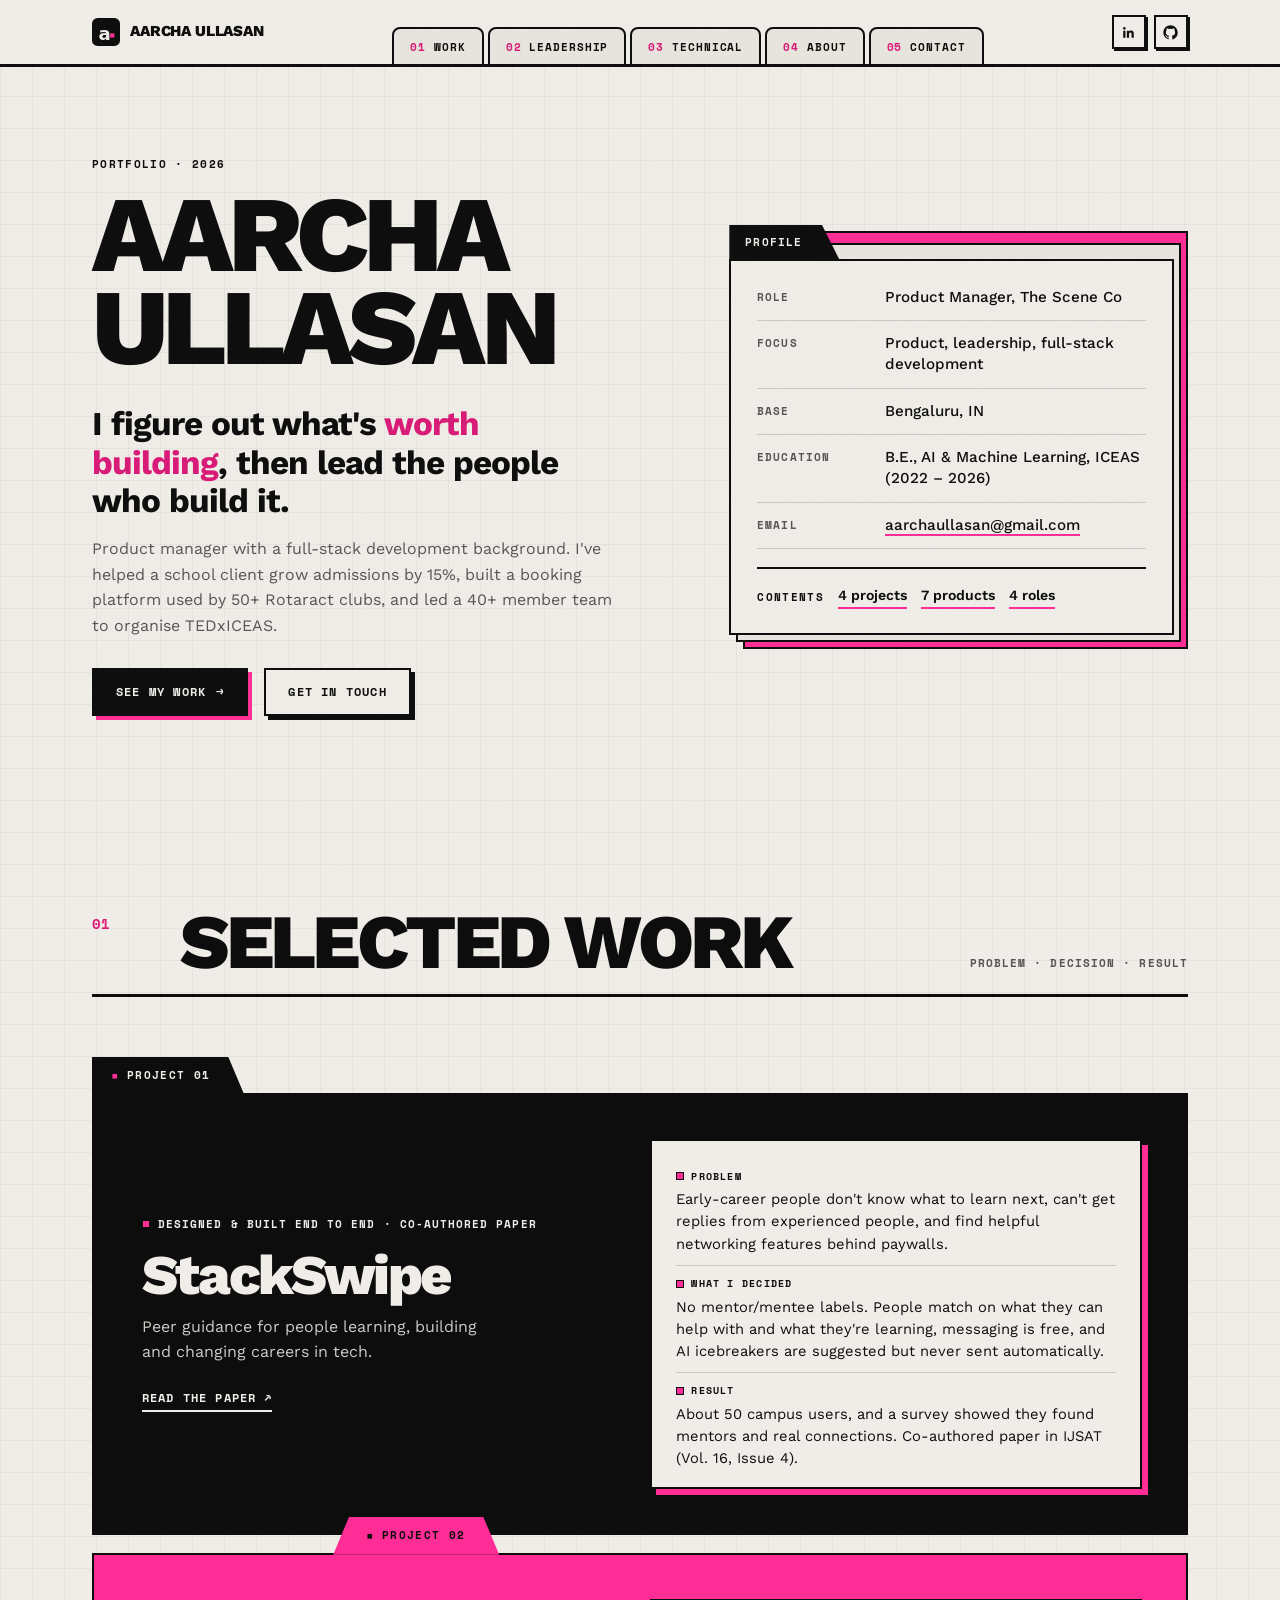
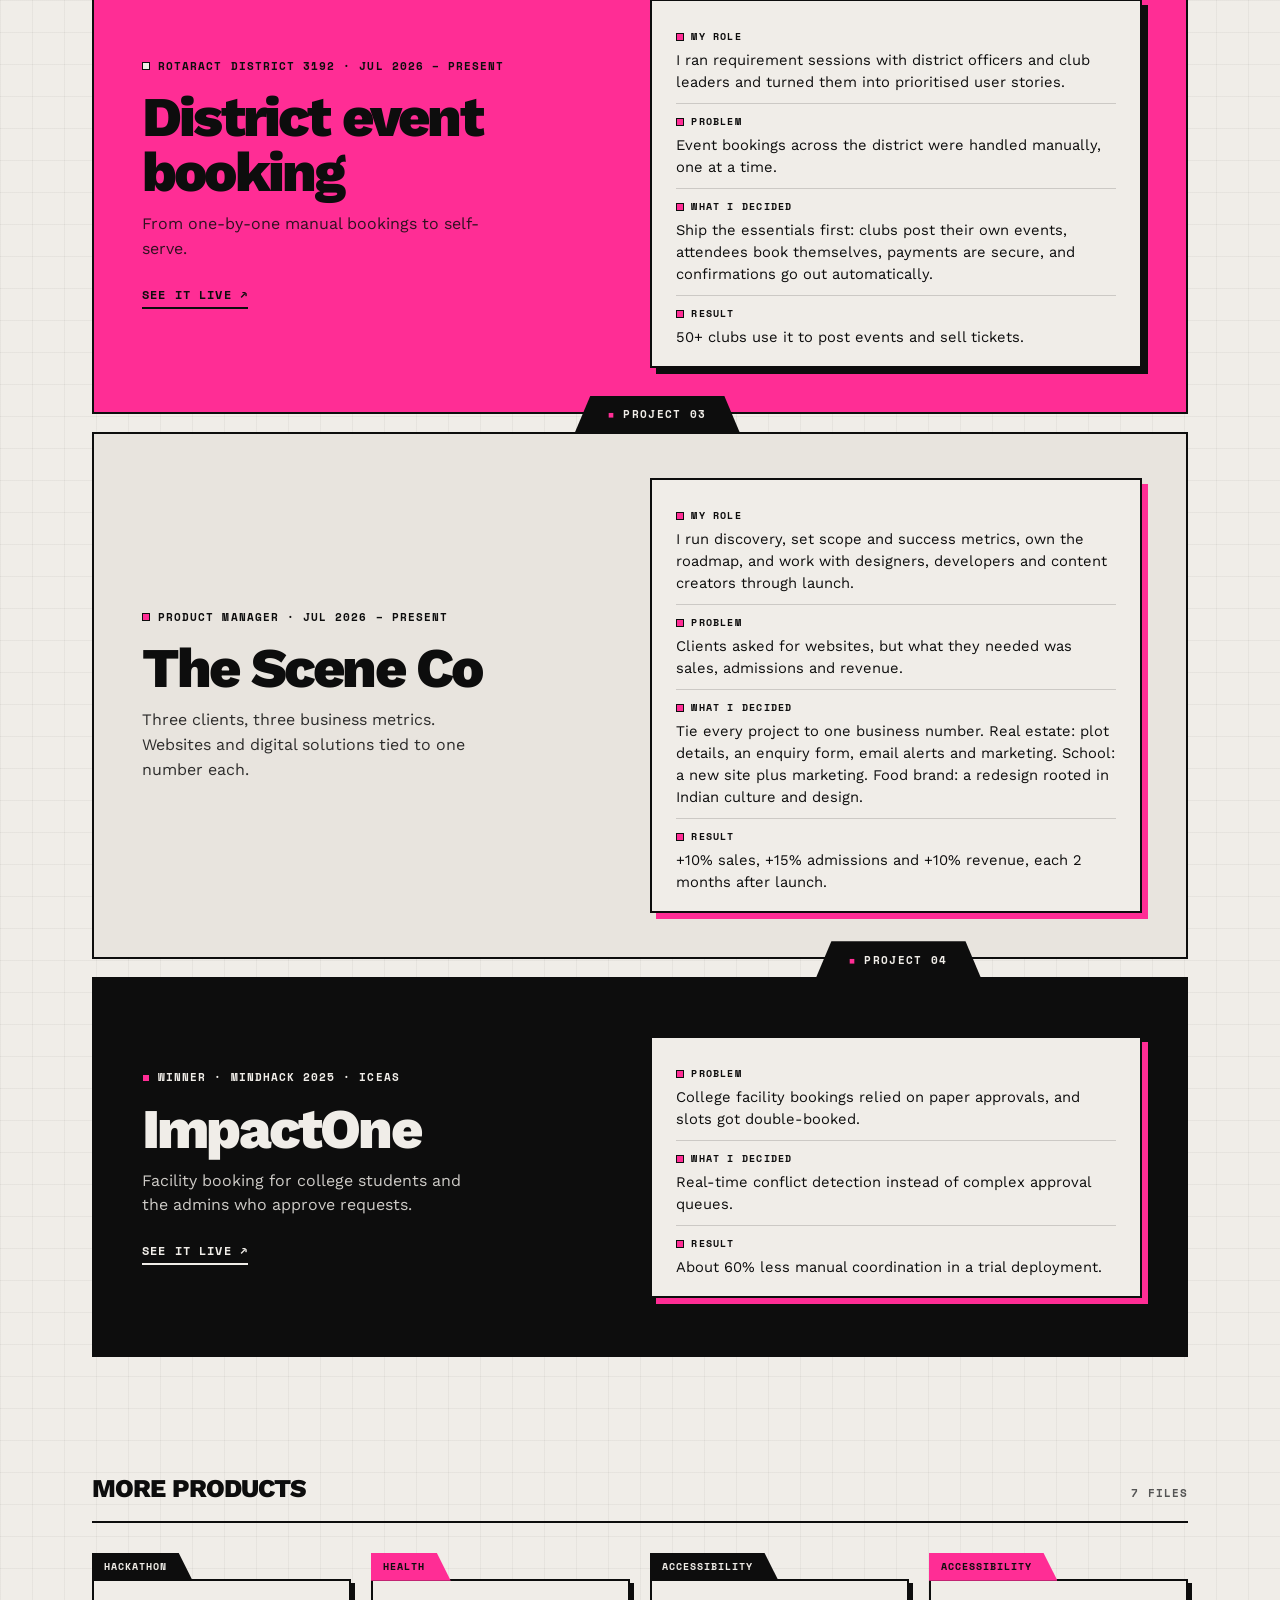
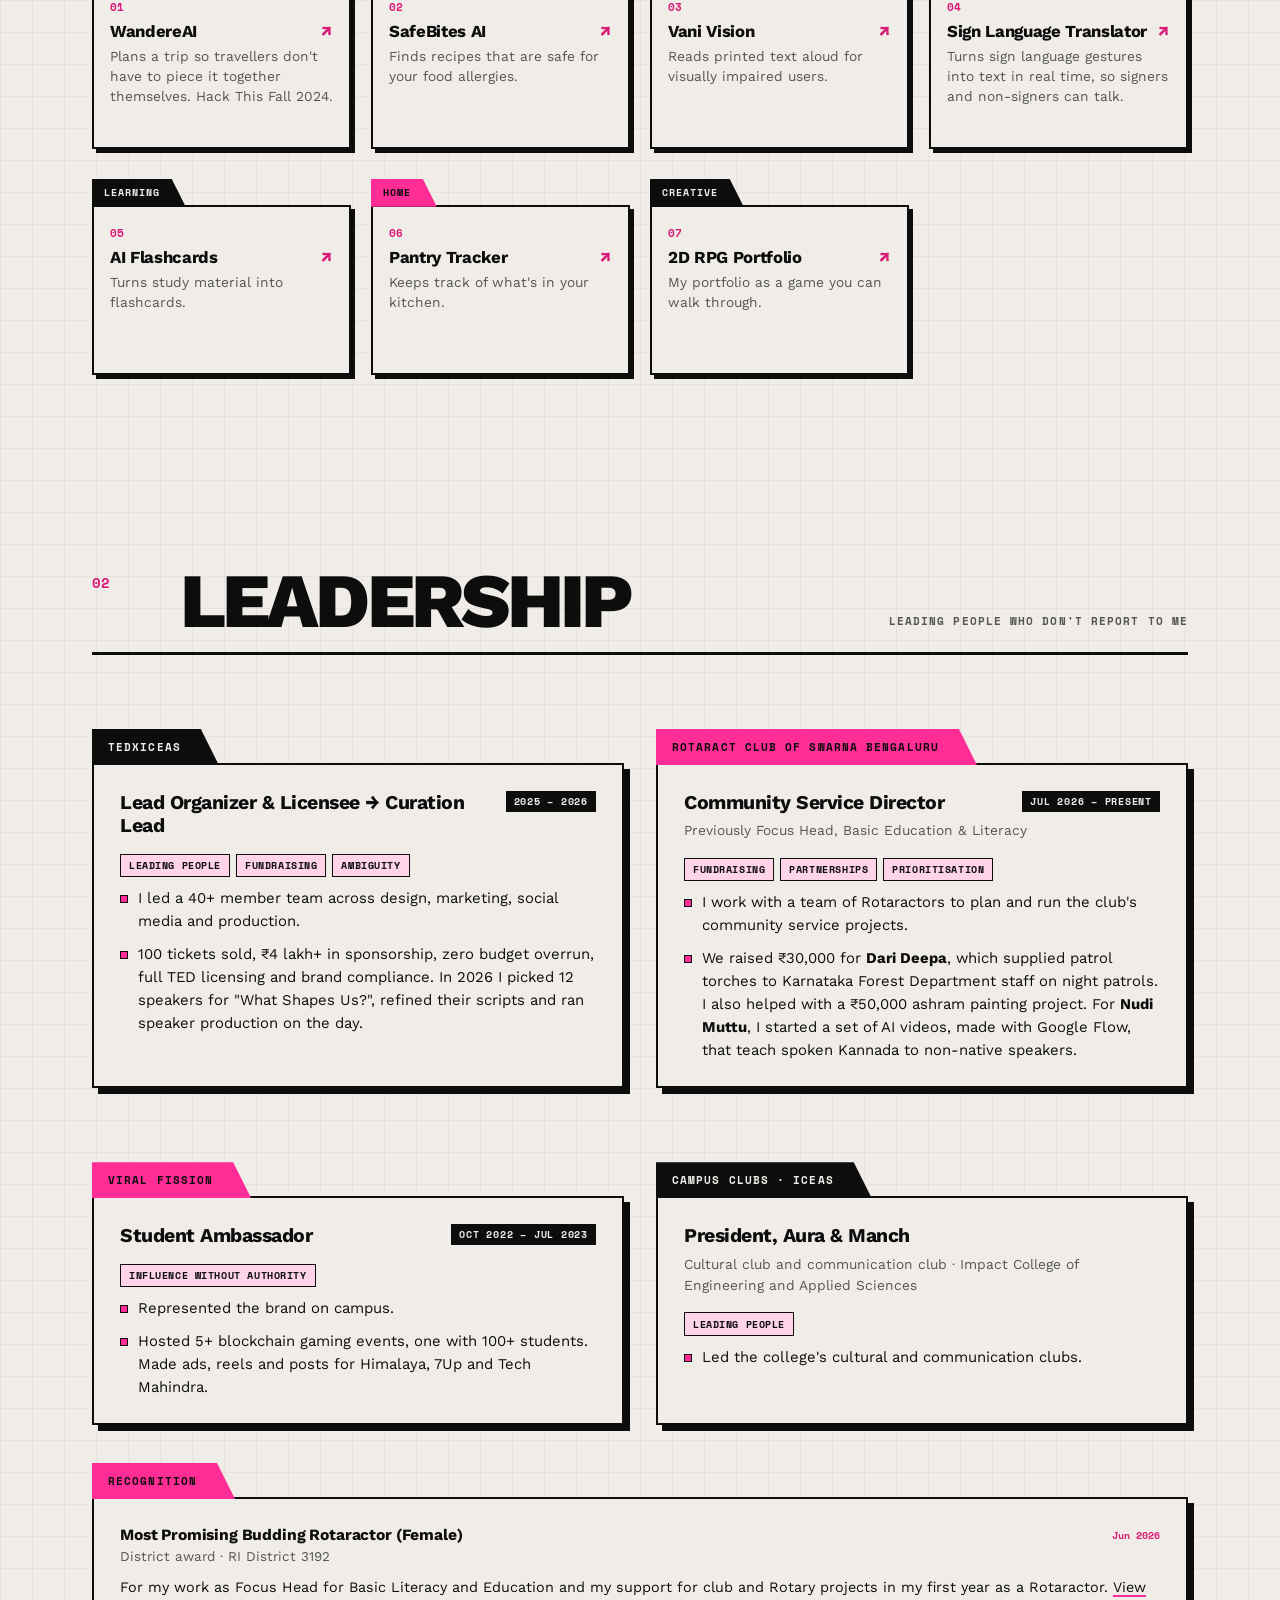
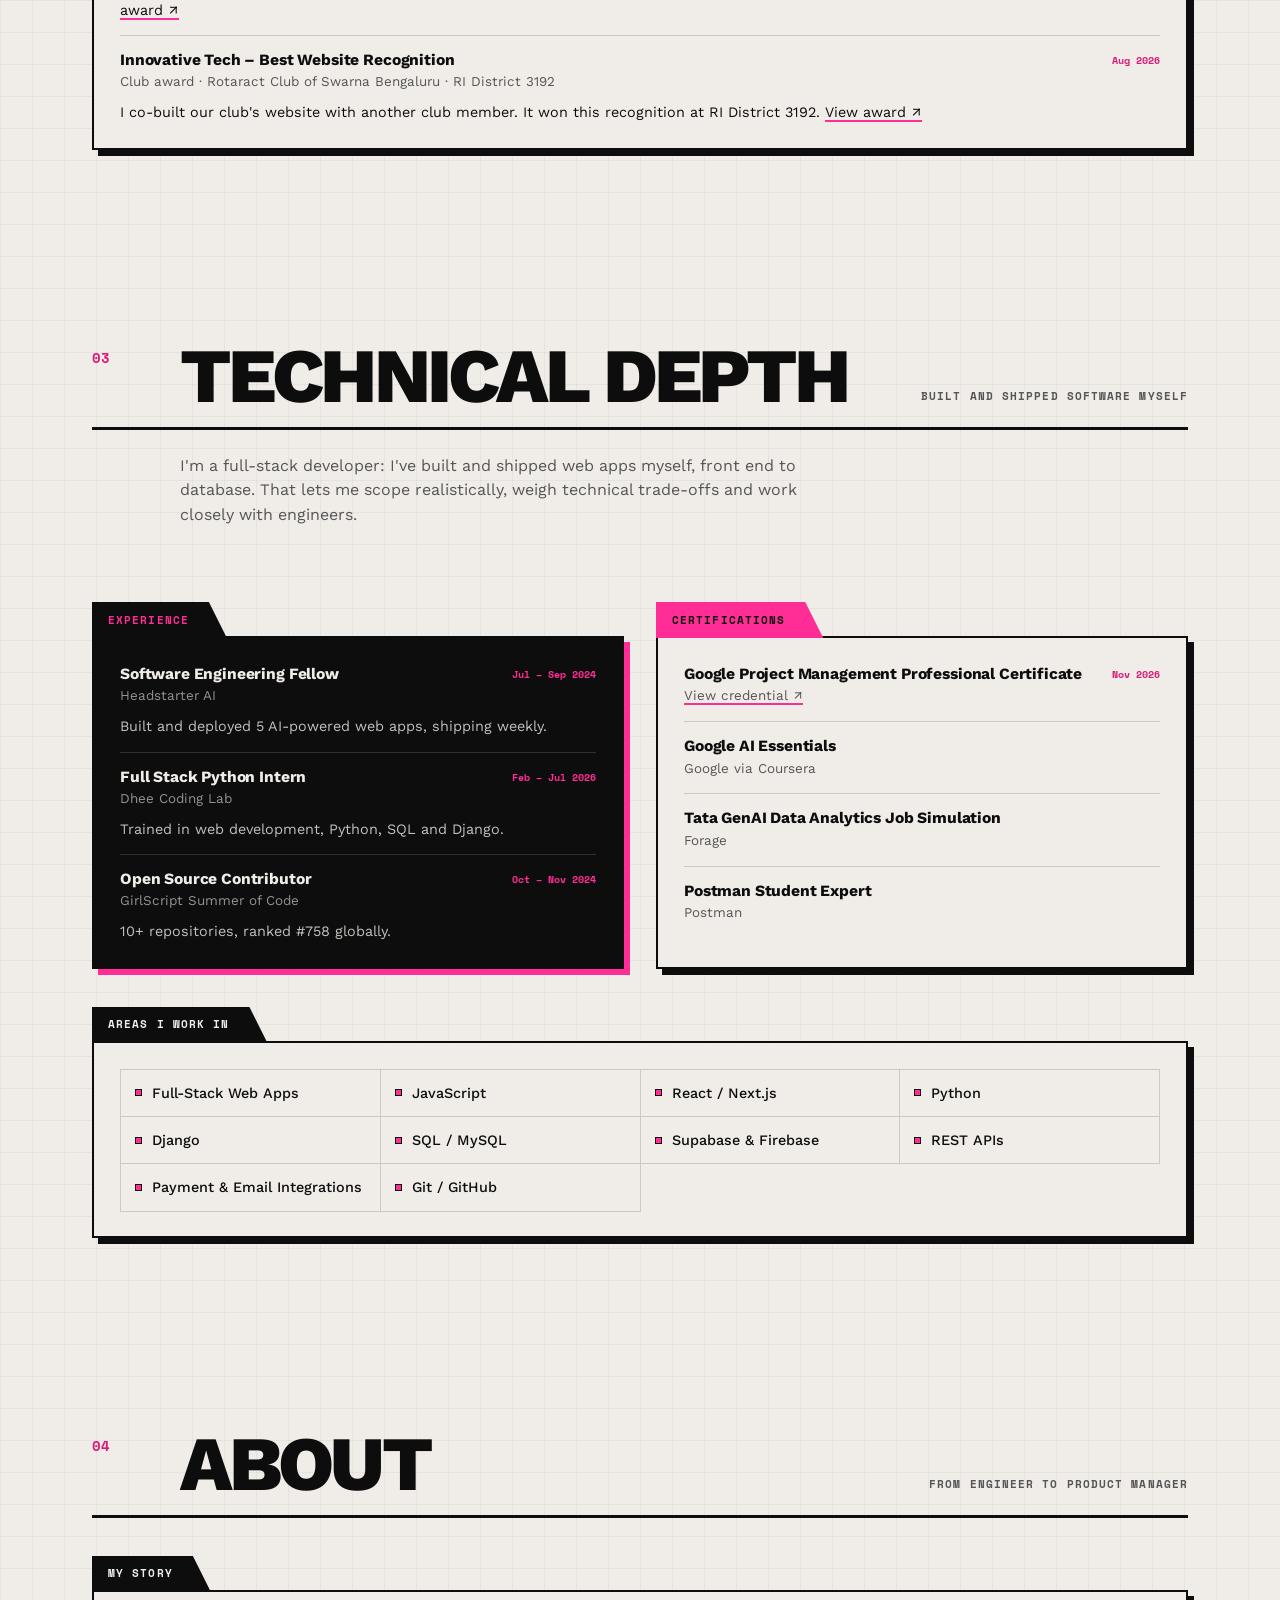
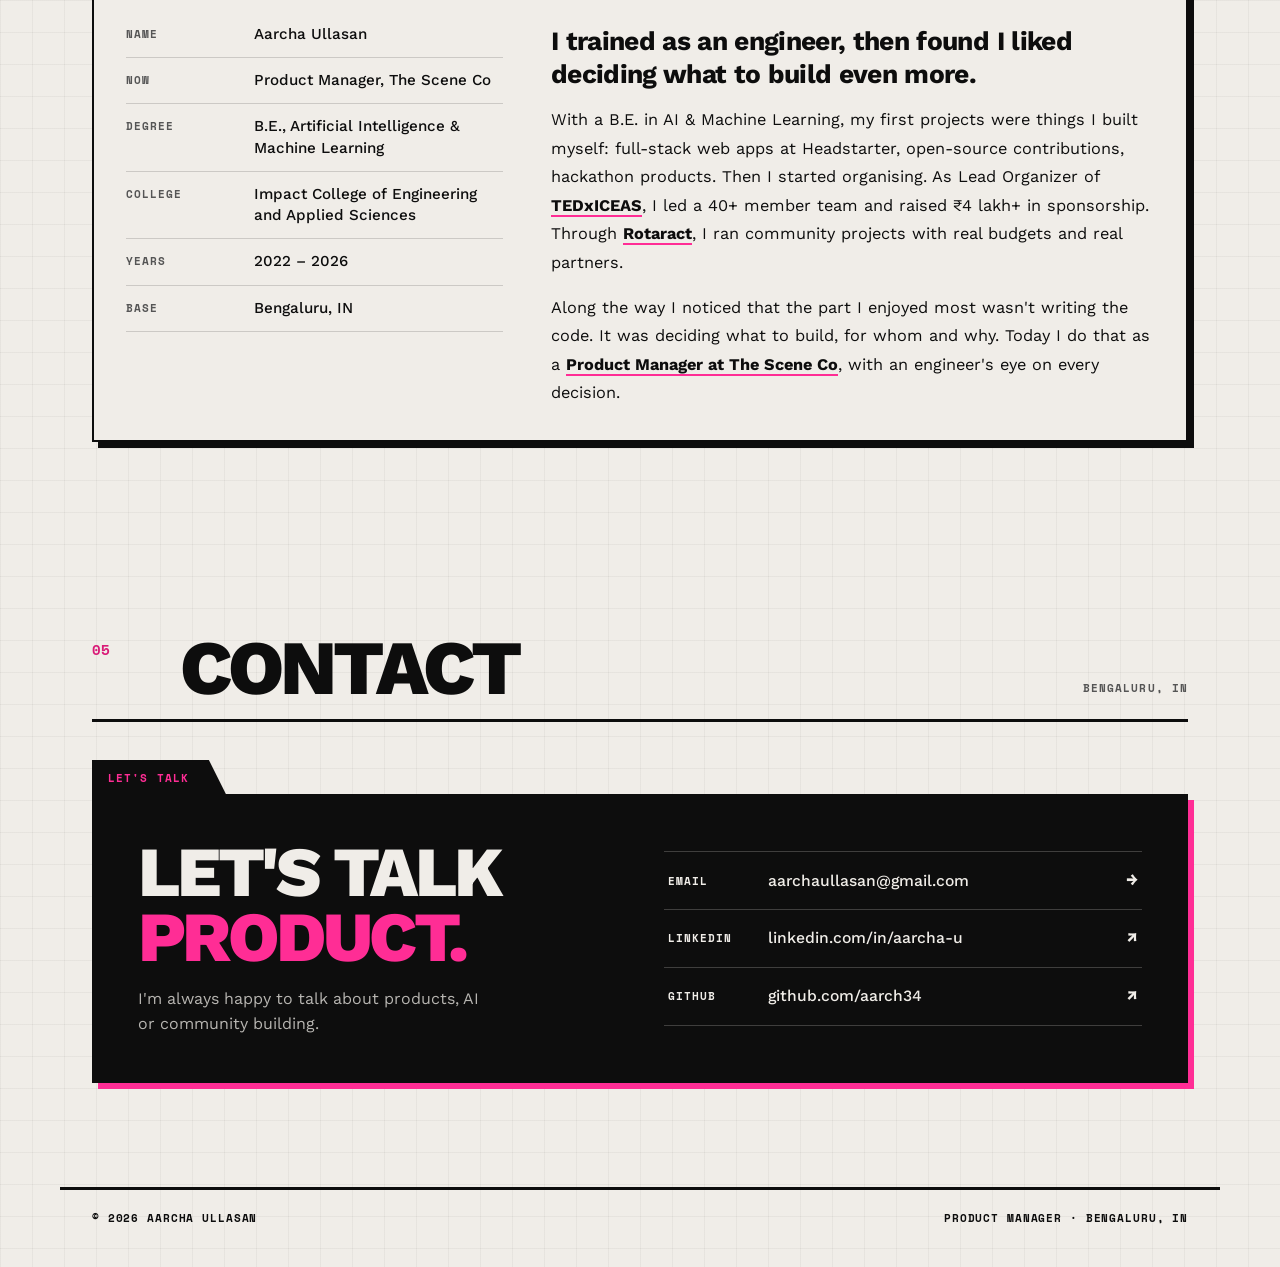
<file: index.html>
<!DOCTYPE html>
<html lang="en">
<head>
  <meta charset="UTF-8">
  <meta name="viewport" content="width=device-width, initial-scale=1.0">
  <title>Aarcha Ullasan | Product Manager &amp; Leader</title>
  <meta name="description" content="Aarcha Ullasan is a product manager and leader in Bengaluru with a full-stack development background. Products, leadership and measurable results.">
  <link rel="preconnect" href="https://fonts.googleapis.com">
  <link rel="preconnect" href="https://fonts.gstatic.com" crossorigin>
  <link href="https://fonts.googleapis.com/css2?family=Space+Mono:wght@400;700&family=Work+Sans:wght@400;500;600;700;800&display=swap" rel="stylesheet">
  <link rel="icon" type="image/svg+xml" href="favicon.svg">
  <link rel="shortcut icon" href="favicon.svg">
  <link rel="stylesheet" href="styles.css?v=2026-11-06b">
  <script>document.documentElement.classList.add('js');</script>
</head>
<body>

  <div class="noise"></div>

  <!-- ── NAV: folder tabs ── -->
  <header class="top-nav">
    <div class="nav-inner">
      <a href="#hero" class="brand" aria-label="Aarcha Ullasan, home">
        <img src="favicon.svg" alt="" width="28" height="28">
        <span>Aarcha Ullasan</span>
      </a>

      <nav class="nav-links" aria-label="Sections">
        <a href="#projects"><span class="n">01</span> Work</a>
        <a href="#leadership"><span class="n">02</span> Leadership</a>
        <a href="#technical-depth"><span class="n">03</span> Technical</a>
        <a href="#about"><span class="n">04</span> About</a>
        <a href="#contact"><span class="n">05</span> Contact</a>
      </nav>

      <div class="nav-right">
        <a href="https://www.linkedin.com/in/aarcha-u" target="_blank" class="icon-btn" aria-label="LinkedIn">
          <svg viewBox="0 0 24 24" fill="currentColor" aria-hidden="true"><path d="M20.447 20.452h-3.554v-5.569c0-1.328-.027-3.037-1.852-3.037-1.853 0-2.136 1.445-2.136 2.939v5.667H9.351V9h3.414v1.561h.046c.477-.9 1.637-1.85 3.37-1.85 3.601 0 4.267 2.37 4.267 5.455v6.286zM5.337 7.433a2.062 2.062 0 0 1-2.063-2.065 2.064 2.064 0 1 1 2.063 2.065zm1.782 13.019H3.555V9h3.564v11.452z"/></svg>
        </a>
        <a href="https://github.com/aarch34" target="_blank" class="icon-btn" aria-label="GitHub">
          <svg viewBox="0 0 24 24" fill="currentColor" aria-hidden="true"><path d="M12 .5C5.73.5.5 5.73.5 12c0 5.08 3.29 9.38 7.86 10.9.58.1.79-.25.79-.56v-2c-3.2.7-3.87-1.37-3.87-1.37-.52-1.33-1.28-1.69-1.28-1.69-1.04-.71.08-.7.08-.7 1.15.08 1.76 1.18 1.76 1.18 1.03 1.76 2.69 1.25 3.35.96.1-.75.4-1.250.73-1.54-2.56-.29-5.25-1.28-5.25-5.68 0-1.26.45-2.28 1.18-3.09-.12-.29-.51-1.46.11-3.04 0 0 .97-.31 3.17 1.18a11 11 0 0 1 5.77 0c2.2-1.49 3.17-1.18 3.17-1.18.62 1.58.23 2.75.11 3.04.74.81 1.18 1.83 1.18 3.09 0 4.41-2.69 5.38-5.26 5.67.41.36.78 1.06.78 2.14v3.17c0 .31.21.67.8.56A11.5 11.5 0 0 0 23.5 12C23.5 5.73 18.27.5 12 .5z"/></svg>
        </a>
        <button class="hamburger-btn" id="hamburgerBtn" aria-label="Open menu" aria-expanded="false" aria-controls="mobileNavDrawer">
          <span class="hamburger-line"></span>
          <span class="hamburger-line"></span>
          <span class="hamburger-line"></span>
        </button>
      </div>
    </div>
  </header>

  <!-- Mobile menu -->
  <div class="mobile-nav-drawer" id="mobileNavDrawer">
    <div class="mobile-nav-header">
      <span class="mobile-nav-brand">Index</span>
      <button class="mobile-nav-close" id="mobileNavClose" aria-label="Close menu">&times;</button>
    </div>
    <div class="mobile-nav-links">
      <a href="#hero" class="mobile-link"><span class="n">00</span> Home</a>
      <a href="#projects" class="mobile-link"><span class="n">01</span> Work</a>
      <a href="#leadership" class="mobile-link"><span class="n">02</span> Leadership</a>
      <a href="#technical-depth" class="mobile-link"><span class="n">03</span> Technical</a>
      <a href="#about" class="mobile-link"><span class="n">04</span> About</a>
      <a href="#contact" class="mobile-link"><span class="n">05</span> Contact</a>
    </div>
    <p class="mobile-nav-note">aarchaullasan@gmail.com</p>
  </div>

  <main>

    <!-- ── HERO ── -->
    <section class="hero wrap" id="hero">
      <div class="hero-text">
        <p class="label">Portfolio · 2026</p>
        <h1 class="hero-name">Aarcha<br>Ullasan</h1>
        <h2 class="hero-headline">I figure out what's <span class="pink">worth building</span>, then lead the people who build it.</h2>
        <p class="hero-sub">Product manager with a full-stack development background. I've helped a school client grow admissions by 15%, built a booking platform used by 50+ Rotaract clubs, and led a 40+ member team to organise TEDxICEAS.</p>
        <div class="hero-ctas">
          <a href="#projects" class="btn btn-dark">See my work <span aria-hidden="true">→</span></a>
          <a href="#contact" class="btn btn-light">Get in touch</a>
        </div>
      </div>

      <div class="file-stack">
        <div class="file file-profile">
          <div class="file-tab">Profile</div>
          <div class="file-body">
            <dl class="index-table">
              <div><dt>Role</dt><dd>Product Manager, The Scene Co</dd></div>
              <div><dt>Focus</dt><dd>Product, leadership, full-stack development</dd></div>
              <div><dt>Base</dt><dd>Bengaluru, IN</dd></div>
              <div><dt>Education</dt><dd>B.E., AI &amp; Machine Learning, ICEAS (2022 – 2026)</dd></div>
              <div><dt>Email</dt><dd><a href="mailto:aarchaullasan@gmail.com" class="u-link">aarchaullasan@gmail.com</a></dd></div>
            </dl>
            <div class="file-foot">
              <span class="label">Contents</span>
              <a href="#projects">4 projects</a>
              <a href="#more-products">7 products</a>
              <a href="#leadership">4 roles</a>
            </div>
          </div>
        </div>
      </div>
    </section>

    <!-- ── 01 WORK ── -->
    <section class="section wrap" id="projects">
      <header class="sec-head" data-reveal>
        <span class="sec-num">01</span>
        <h2 class="sec-title">Selected work</h2>
        <span class="sec-meta">Problem · Decision · Result</span>
      </header>

      <div class="folders">

        <article class="folder f-black" id="p-stackswipe" style="--i:0">
          <div class="folder-tab"><span class="star">■</span> Project 01</div>
          <div class="folder-body">
            <div class="folder-main">
              <p class="folder-meta"><span class="dot"></span> Designed &amp; built end to end · Co-authored paper</p>
              <h3 class="folder-title">StackSwipe</h3>
              <p class="folder-line">Peer guidance for people learning, building and changing careers in tech.</p>
              <a href="https://doi.org/10.71097/IJSAT.v16.i4.9625" target="_blank" class="folder-link">Read the paper ↗</a>
            </div>
            <div class="note-card">
              <div class="note-row"><h4>Problem</h4><p>Early-career people don't know what to learn next, can't get replies from experienced people, and find helpful networking features behind paywalls.</p></div>
              <div class="note-row"><h4>What I decided</h4><p>No mentor/mentee labels. People match on what they can help with and what they're learning, messaging is free, and AI icebreakers are suggested but never sent automatically.</p></div>
              <div class="note-row"><h4>Result</h4><p>About 50 campus users, and a survey showed they found mentors and real connections. Co-authored paper in IJSAT (Vol. 16, Issue 4).</p></div>
            </div>
          </div>
        </article>

        <article class="folder f-pink" id="p-rotaract" style="--i:1">
          <div class="folder-tab"><span class="star">■</span> Project 02</div>
          <div class="folder-body">
            <div class="folder-main">
              <p class="folder-meta"><span class="dot"></span> Rotaract District 3192 · Jul 2026 – present</p>
              <h3 class="folder-title">District event booking</h3>
              <p class="folder-line">From one-by-one manual bookings to self-serve.</p>
              <a href="https://events.rotaract3192.org/" target="_blank" class="folder-link">See it live ↗</a>
            </div>
            <div class="note-card">
              <div class="note-row"><h4>My role</h4><p>I ran requirement sessions with district officers and club leaders and turned them into prioritised user stories.</p></div>
              <div class="note-row"><h4>Problem</h4><p>Event bookings across the district were handled manually, one at a time.</p></div>
              <div class="note-row"><h4>What I decided</h4><p>Ship the essentials first: clubs post their own events, attendees book themselves, payments are secure, and confirmations go out automatically.</p></div>
              <div class="note-row"><h4>Result</h4><p>50+ clubs use it to post events and sell tickets.</p></div>
            </div>
          </div>
        </article>

        <article class="folder f-cream" id="p-scene" style="--i:2">
          <div class="folder-tab"><span class="star">■</span> Project 03</div>
          <div class="folder-body">
            <div class="folder-main">
              <p class="folder-meta"><span class="dot"></span> Product Manager · Jul 2026 – present</p>
              <h3 class="folder-title">The Scene Co</h3>
              <p class="folder-line">Three clients, three business metrics. Websites and digital solutions tied to one number each.</p>
            </div>
            <div class="note-card">
              <div class="note-row"><h4>My role</h4><p>I run discovery, set scope and success metrics, own the roadmap, and work with designers, developers and content creators through launch.</p></div>
              <div class="note-row"><h4>Problem</h4><p>Clients asked for websites, but what they needed was sales, admissions and revenue.</p></div>
              <div class="note-row"><h4>What I decided</h4><p>Tie every project to one business number. Real estate: plot details, an enquiry form, email alerts and marketing. School: a new site plus marketing. Food brand: a redesign rooted in Indian culture and design.</p></div>
              <div class="note-row"><h4>Result</h4><p>+10% sales, +15% admissions and +10% revenue, each 2 months after launch.</p></div>
            </div>
          </div>
        </article>

        <article class="folder f-black" id="p-impactone" style="--i:3">
          <div class="folder-tab"><span class="star">■</span> Project 04</div>
          <div class="folder-body">
            <div class="folder-main">
              <p class="folder-meta"><span class="dot"></span> Winner · MindHack 2025 · ICEAS</p>
              <h3 class="folder-title">ImpactOne</h3>
              <p class="folder-line">Facility booking for college students and the admins who approve requests.</p>
              <a href="https://www.impactone.space/" target="_blank" class="folder-link">See it live ↗</a>
            </div>
            <div class="note-card">
              <div class="note-row"><h4>Problem</h4><p>College facility bookings relied on paper approvals, and slots got double-booked.</p></div>
              <div class="note-row"><h4>What I decided</h4><p>Real-time conflict detection instead of complex approval queues.</p></div>
              <div class="note-row"><h4>Result</h4><p>About 60% less manual coordination in a trial deployment.</p></div>
            </div>
          </div>
        </article>

      </div>

      <!-- More products: small folders -->
      <header class="sub-head" id="more-products" data-reveal>
        <h3>More products</h3>
        <span class="sec-meta">7 files</span>
      </header>

      <div class="mini-grid" data-reveal>
        <a href="https://devfolio.co/projects/wandereai-9536" target="_blank" class="mini">
          <span class="mini-tab">Hackathon</span>
          <span class="mini-body">
            <span class="mini-num">01</span>
            <span class="mini-name">WandereAI <span aria-hidden="true">↗</span></span>
            <span class="mini-line">Plans a trip so travellers don't have to piece it together themselves. Hack This Fall 2024.</span>
          </span>
        </a>
        <a href="https://github.com/aarch34/Safebites-AI" target="_blank" class="mini">
          <span class="mini-tab">Health</span>
          <span class="mini-body">
            <span class="mini-num">02</span>
            <span class="mini-name">SafeBites AI <span aria-hidden="true">↗</span></span>
            <span class="mini-line">Finds recipes that are safe for your food allergies.</span>
          </span>
        </a>
        <a href="https://github.com/aarch34/vani-vision" target="_blank" class="mini">
          <span class="mini-tab">Accessibility</span>
          <span class="mini-body">
            <span class="mini-num">03</span>
            <span class="mini-name">Vani Vision <span aria-hidden="true">↗</span></span>
            <span class="mini-line">Reads printed text aloud for visually impaired users.</span>
          </span>
        </a>
        <a href="https://github.com/aarch34/Sign-language-translation" target="_blank" class="mini">
          <span class="mini-tab">Accessibility</span>
          <span class="mini-body">
            <span class="mini-num">04</span>
            <span class="mini-name">Sign Language Translator <span aria-hidden="true">↗</span></span>
            <span class="mini-line">Turns sign language gestures into text in real time, so signers and non-signers can talk.</span>
          </span>
        </a>
        <a href="https://github.com/aarch34/AI-Flashcards" target="_blank" class="mini">
          <span class="mini-tab">Learning</span>
          <span class="mini-body">
            <span class="mini-num">05</span>
            <span class="mini-name">AI Flashcards <span aria-hidden="true">↗</span></span>
            <span class="mini-line">Turns study material into flashcards.</span>
          </span>
        </a>
        <a href="https://github.com/aarch34/Pantry-Tracker" target="_blank" class="mini">
          <span class="mini-tab">Home</span>
          <span class="mini-body">
            <span class="mini-num">06</span>
            <span class="mini-name">Pantry Tracker <span aria-hidden="true">↗</span></span>
            <span class="mini-line">Keeps track of what's in your kitchen.</span>
          </span>
        </a>
        <a href="https://aarch34.github.io/" target="_blank" class="mini">
          <span class="mini-tab">Creative</span>
          <span class="mini-body">
            <span class="mini-num">07</span>
            <span class="mini-name">2D RPG Portfolio <span aria-hidden="true">↗</span></span>
            <span class="mini-line">My portfolio as a game you can walk through.</span>
          </span>
        </a>
      </div>
    </section>

    <!-- ── 02 LEADERSHIP ── -->
    <section class="section wrap" id="leadership">
      <header class="sec-head" data-reveal>
        <span class="sec-num">02</span>
        <h2 class="sec-title">Leadership</h2>
        <span class="sec-meta">Leading people who don't report to me</span>
      </header>

      <div class="file-grid" data-reveal>

        <article class="file">
          <div class="file-tab">TEDxICEAS</div>
          <div class="file-body">
            <div class="file-head">
              <h3 class="file-role">Lead Organizer &amp; Licensee → Curation Lead</h3>
              <span class="file-date">2025 – 2026</span>
            </div>
            <div class="labels"><span>Leading people</span><span>Fundraising</span><span>Ambiguity</span></div>
            <ul class="file-list">
              <li>I led a 40+ member team across design, marketing, social media and production.</li>
              <li>100 tickets sold, ₹4 lakh+ in sponsorship, zero budget overrun, full TED licensing and brand compliance. In 2026 I picked 12 speakers for "What Shapes Us?", refined their scripts and ran speaker production on the day.</li>
            </ul>
          </div>
        </article>

        <article class="file file-pinktab">
          <div class="file-tab">Rotaract Club of Swarna Bengaluru</div>
          <div class="file-body">
            <div class="file-head">
              <h3 class="file-role">Community Service Director</h3>
              <span class="file-date">Jul 2026 – Present</span>
            </div>
            <p class="file-org">Previously Focus Head, Basic Education &amp; Literacy</p>
            <div class="labels"><span>Fundraising</span><span>Partnerships</span><span>Prioritisation</span></div>
            <ul class="file-list">
              <li>I work with a team of Rotaractors to plan and run the club's community service projects.</li>
              <li>We raised ₹30,000 for <strong>Dari Deepa</strong>, which supplied patrol torches to Karnataka Forest Department staff on night patrols. I also helped with a ₹50,000 ashram painting project. For <strong>Nudi Muttu</strong>, I started a set of AI videos, made with Google Flow, that teach spoken Kannada to non-native speakers.</li>
            </ul>
          </div>
        </article>

        <article class="file file-pinktab">
          <div class="file-tab">Viral Fission</div>
          <div class="file-body">
            <div class="file-head">
              <h3 class="file-role">Student Ambassador</h3>
              <span class="file-date">Oct 2022 – Jul 2023</span>
            </div>
            <div class="labels"><span>Influence without authority</span></div>
            <ul class="file-list">
              <li>Represented the brand on campus.</li>
              <li>Hosted 5+ blockchain gaming events, one with 100+ students. Made ads, reels and posts for Himalaya, 7Up and Tech Mahindra.</li>
            </ul>
          </div>
        </article>

        <article class="file">
          <div class="file-tab">Campus clubs · ICEAS</div>
          <div class="file-body">
            <div class="file-head">
              <h3 class="file-role">President, Aura &amp; Manch</h3>
            </div>
            <p class="file-org">Cultural club and communication club · Impact College of Engineering and Applied Sciences</p>
            <div class="labels"><span>Leading people</span></div>
            <ul class="file-list">
              <li>Led the college's cultural and communication clubs.</li>
            </ul>
          </div>
        </article>

      </div>

      <article class="file file-wide file-pinktab" data-reveal>
        <div class="file-tab">Recognition</div>
        <div class="file-body">
          <div class="row">
            <div>
              <h4>Most Promising Budding Rotaractor (Female)</h4>
              <p class="row-org">District award · RI District 3192</p>
            </div>
            <span class="row-date">Jun 2026</span>
            <p class="row-text">For my work as Focus Head for Basic Literacy and Education and my support for club and Rotary projects in my first year as a Rotaractor. <a href="https://rotaractswarnabengaluru.in/awards/most-promising-budding-rotaractor-female" target="_blank" class="u-link">View award ↗</a></p>
          </div>
          <div class="row">
            <div>
              <h4>Innovative Tech – Best Website Recognition</h4>
              <p class="row-org">Club award · Rotaract Club of Swarna Bengaluru · RI District 3192</p>
            </div>
            <span class="row-date">Aug 2026</span>
            <p class="row-text">I co-built our club's website with another club member. It won this recognition at RI District 3192. <a href="https://rotaractswarnabengaluru.in/awards/innovative-tech-best-website-recognition-ri-district-3192" target="_blank" class="u-link">View award ↗</a></p>
          </div>
        </div>
      </article>
    </section>

    <!-- ── 03 TECHNICAL ── -->
    <section class="section wrap" id="technical-depth">
      <header class="sec-head" data-reveal>
        <span class="sec-num">03</span>
        <h2 class="sec-title">Technical depth</h2>
        <span class="sec-meta">Built and shipped software myself</span>
      </header>

      <p class="sec-intro" data-reveal>I'm a full-stack developer: I've built and shipped web apps myself, front end to database. That lets me scope realistically, weigh technical trade-offs and work closely with engineers.</p>

      <div class="file-grid" data-reveal>
        <article class="file file-dark">
          <div class="file-tab">Experience</div>
          <div class="file-body">
            <div class="row">
              <div><h4>Software Engineering Fellow</h4><p class="row-org">Headstarter AI</p></div>
              <span class="row-date">Jul – Sep 2024</span>
              <p class="row-text">Built and deployed 5 AI-powered web apps, shipping weekly.</p>
            </div>
            <div class="row">
              <div><h4>Full Stack Python Intern</h4><p class="row-org">Dhee Coding Lab</p></div>
              <span class="row-date">Feb – Jul 2026</span>
              <p class="row-text">Trained in web development, Python, SQL and Django.</p>
            </div>
            <div class="row">
              <div><h4>Open Source Contributor</h4><p class="row-org">GirlScript Summer of Code</p></div>
              <span class="row-date">Oct – Nov 2024</span>
              <p class="row-text">10+ repositories, ranked #758 globally.</p>
            </div>
          </div>
        </article>

        <article class="file file-pinktab">
          <div class="file-tab">Certifications</div>
          <div class="file-body">
            <div class="row">
              <div><h4>Google Project Management Professional Certificate</h4><p class="row-org"><a href="https://www.coursera.org/account/accomplishments/professional-cert/ZOF8S3K1J0OO" target="_blank" class="u-link">View credential ↗</a></p></div>
              <span class="row-date">Nov 2026</span>
            </div>
            <div class="row">
              <div><h4>Google AI Essentials</h4><p class="row-org">Google via Coursera</p></div>
            </div>
            <div class="row">
              <div><h4>Tata GenAI Data Analytics Job Simulation</h4><p class="row-org">Forage</p></div>
            </div>
            <div class="row">
              <div><h4>Postman Student Expert</h4><p class="row-org">Postman</p></div>
            </div>
          </div>
        </article>
      </div>

      <article class="file file-wide" data-reveal>
        <div class="file-tab">Areas I work in</div>
        <div class="file-body">
          <ul class="skill-grid">
            <li>Full-Stack Web Apps</li>
            <li>JavaScript</li>
            <li>React / Next.js</li>
            <li>Python</li>
            <li>Django</li>
            <li>SQL / MySQL</li>
            <li>Supabase &amp; Firebase</li>
            <li>REST APIs</li>
            <li>Payment &amp; Email Integrations</li>
            <li>Git / GitHub</li>
          </ul>
        </div>
      </article>
    </section>

    <!-- ── 04 ABOUT ── -->
    <section class="section wrap" id="about">
      <header class="sec-head" data-reveal>
        <span class="sec-num">04</span>
        <h2 class="sec-title">About</h2>
        <span class="sec-meta">From engineer to product manager</span>
      </header>

      <article class="file file-wide" data-reveal>
        <div class="file-tab">My story</div>
        <div class="file-body about-body">
          <dl class="index-table">
            <div><dt>Name</dt><dd>Aarcha Ullasan</dd></div>
            <div><dt>Now</dt><dd>Product Manager, The Scene Co</dd></div>
            <div><dt>Degree</dt><dd>B.E., Artificial Intelligence &amp; Machine Learning</dd></div>
            <div><dt>College</dt><dd>Impact College of Engineering and Applied Sciences</dd></div>
            <div><dt>Years</dt><dd>2022 – 2026</dd></div>
            <div><dt>Base</dt><dd>Bengaluru, IN</dd></div>
          </dl>
          <div class="story">
            <p class="story-lead">I trained as an engineer, then found I liked deciding what to build even more.</p>
            <p>With a B.E. in AI &amp; Machine Learning, my first projects were things I built myself: full-stack web apps at Headstarter, open-source contributions, hackathon products. Then I started organising. As Lead Organizer of <strong>TEDxICEAS</strong>, I led a 40+ member team and raised ₹4 lakh+ in sponsorship. Through <strong>Rotaract</strong>, I ran community projects with real budgets and real partners.</p>
            <p>Along the way I noticed that the part I enjoyed most wasn't writing the code. It was deciding what to build, for whom and why. Today I do that as a <strong>Product Manager at The Scene Co</strong>, with an engineer's eye on every decision.</p>
          </div>
        </div>
      </article>
    </section>

    <!-- ── 05 CONTACT ── -->
    <section class="section wrap" id="contact">
      <header class="sec-head" data-reveal>
        <span class="sec-num">05</span>
        <h2 class="sec-title">Contact</h2>
        <span class="sec-meta">Bengaluru, IN</span>
      </header>

      <article class="file file-dark file-wide" data-reveal>
        <div class="file-tab">Let's talk</div>
        <div class="file-body contact-body">
          <div>
            <h3 class="contact-big">Let's talk <span class="pink">product.</span></h3>
            <p class="contact-note">I'm always happy to talk about products, AI or community building.</p>
          </div>
          <div class="contact-list">
            <a href="mailto:aarchaullasan@gmail.com"><span class="k">Email</span><span class="v">aarchaullasan@gmail.com</span><span class="a" aria-hidden="true">→</span></a>
            <a href="https://www.linkedin.com/in/aarcha-u" target="_blank"><span class="k">LinkedIn</span><span class="v">linkedin.com/in/aarcha-u</span><span class="a" aria-hidden="true">↗</span></a>
            <a href="https://github.com/aarch34" target="_blank"><span class="k">GitHub</span><span class="v">github.com/aarch34</span><span class="a" aria-hidden="true">↗</span></a>
          </div>
        </div>
      </article>
    </section>

  </main>

  <footer class="site-footer wrap">
    <span>© 2026 Aarcha Ullasan</span>
    <span>Product Manager · Bengaluru, IN</span>
  </footer>

  <button class="back-to-top" id="backToTop" aria-label="Scroll to top" title="Back to top">↑</button>

  <script src="script.js?v=2026-11-06b"></script>
</body>
</html>
</file>
<file: styles.css>
/* ============================================================
   AARCHA ULLASAN — PRODUCT MANAGER PORTFOLIO
   A structured filing system: folders, tabs, index tables.
   Type: Work Sans (headings + body) + Space Mono (labels)
   Palette: black, cream paper, pink, grey (original)
   ============================================================ */

*, *::before, *::after { margin: 0; padding: 0; box-sizing: border-box; }

:root {
  --bg: #ddddd8;
  --paper: #f0ede8;
  --paper-2: #e8e4de;
  --black: #0d0d0d;
  --pink: #FF2D95;
  --pink-deep: #D91A77;
  --pink-tint: #ffd3e8;
  --muted: #555;
  --rule: rgba(13, 13, 13, 0.16);
  --sans: 'Work Sans', system-ui, sans-serif;
  --mono: 'Space Mono', 'Courier New', monospace;
  --nav-h: 64px;
  --max: 1160px;
}

html {
  font-size: 16px;
  scroll-behavior: smooth;
  scroll-padding-top: calc(var(--nav-h) + 24px);
}

body {
  background-color: var(--paper);
  background-image:
    linear-gradient(rgba(13, 13, 13, 0.045) 1px, transparent 1px),
    linear-gradient(90deg, rgba(13, 13, 13, 0.045) 1px, transparent 1px);
  background-size: 32px 32px;
  color: var(--black);
  font-family: var(--sans);
  line-height: 1.55;
  -webkit-font-smoothing: antialiased;
  overflow-x: hidden;
}

a { color: inherit; text-decoration: none; }
svg { display: block; }
:focus-visible { outline: 3px solid var(--pink); outline-offset: 3px; }

.noise {
  position: fixed;
  inset: 0;
  z-index: 9999;
  pointer-events: none;
  opacity: 0.025;
  background-image: url("data:image/svg+xml,%3Csvg viewBox='0 0 256 256' xmlns='http://www.w3.org/2000/svg'%3E%3Cfilter id='n'%3E%3CfeTurbulence type='fractalNoise' baseFrequency='0.85' numOctaves='4' stitchTiles='stitch'/%3E%3C/filter%3E%3Crect width='100%25' height='100%25' filter='url(%23n)'/%3E%3C/svg%3E");
  background-size: 200px 200px;
}

.wrap { max-width: var(--max); margin: 0 auto; padding-left: 32px; padding-right: 32px; }

.label {
  font-family: var(--mono);
  font-size: 0.7rem;
  font-weight: 700;
  letter-spacing: 0.12em;
  text-transform: uppercase;
}
.pink { color: var(--pink-deep); }
.u-link { border-bottom: 2px solid var(--pink); transition: color 0.15s; }
.u-link:hover { color: var(--pink-deep); }

.dot {
  display: inline-block;
  width: 8px;
  height: 8px;
  background: var(--pink);
  border: 1.5px solid var(--black);
  flex-shrink: 0;
}

/* ============================================================
   NAV — links are folder tabs sitting on the rule
   ============================================================ */
.top-nav {
  position: sticky;
  top: 0;
  z-index: 100;
  background: var(--paper);
  border-bottom: 3px solid var(--black);
}
.nav-inner {
  display: flex;
  align-items: flex-end;
  justify-content: space-between;
  gap: 16px;
  max-width: var(--max);
  height: var(--nav-h);
  margin: 0 auto;
  padding: 0 32px;
}

.brand {
  align-self: center;
  display: flex;
  align-items: center;
  gap: 10px;
  font-weight: 800;
  font-size: 0.95rem;
  letter-spacing: -0.01em;
  text-transform: uppercase;
}
.brand img { width: 28px; height: 28px; }

.nav-links { display: flex; align-items: flex-end; gap: 4px; margin-bottom: -3px; }
.nav-links a {
  display: flex;
  align-items: center;
  gap: 8px;
  height: 40px;
  padding: 0 16px;
  background: var(--paper-2);
  border: 2px solid var(--black);
  border-bottom: 3px solid var(--black);
  border-radius: 8px 8px 0 0;
  font-family: var(--mono);
  font-size: 0.7rem;
  font-weight: 700;
  letter-spacing: 0.08em;
  text-transform: uppercase;
  transition: background 0.15s, height 0.15s;
}
.nav-links a .n { color: var(--pink-deep); }
.nav-links a:hover { background: var(--pink-tint); height: 44px; }
.nav-links a.active {
  height: 46px;
  background: var(--black);
  color: var(--paper);
  border-bottom-color: var(--black);
}
.nav-links a.active .n { color: var(--pink); }

.nav-right { align-self: center; display: flex; align-items: center; gap: 8px; }
.icon-btn {
  width: 34px;
  height: 34px;
  display: grid;
  place-items: center;
  border: 2px solid var(--black);
  background: var(--paper);
  box-shadow: 2px 2px 0 var(--black);
  transition: background 0.15s, transform 0.15s;
}
.icon-btn svg { width: 15px; height: 15px; }
.icon-btn:hover { background: var(--pink); transform: translate(-1px, -1px); }

.hamburger-btn {
  display: none;
  flex-direction: column;
  justify-content: center;
  gap: 5px;
  width: 40px;
  height: 40px;
  padding: 0 9px;
  border: 2px solid var(--black);
  background: var(--paper);
  box-shadow: 2px 2px 0 var(--black);
  cursor: pointer;
}
.hamburger-line { display: block; height: 2px; background: var(--black); transition: transform 0.2s, opacity 0.2s; }
.hamburger-btn.active .hamburger-line:nth-child(1) { transform: translateY(7px) rotate(45deg); }
.hamburger-btn.active .hamburger-line:nth-child(2) { opacity: 0; }
.hamburger-btn.active .hamburger-line:nth-child(3) { transform: translateY(-7px) rotate(-45deg); }

.mobile-nav-drawer {
  position: fixed;
  inset: 0;
  z-index: 500;
  display: flex;
  flex-direction: column;
  padding: 16px;
  background: var(--paper);
  transform: translateX(100%);
  visibility: hidden;
  transition: transform 0.28s ease, visibility 0s linear 0.28s;
}
.mobile-nav-drawer.open { transform: none; visibility: visible; transition: transform 0.28s ease, visibility 0s; }
.mobile-nav-header { display: flex; align-items: center; justify-content: space-between; padding-bottom: 14px; border-bottom: 3px solid var(--black); }
.mobile-nav-brand { font-family: var(--mono); font-weight: 700; font-size: 0.8rem; letter-spacing: 0.12em; text-transform: uppercase; }
.mobile-nav-close {
  width: 40px;
  height: 40px;
  border: 2px solid var(--black);
  background: var(--pink);
  font-size: 1.5rem;
  line-height: 1;
  cursor: pointer;
  box-shadow: 2px 2px 0 var(--black);
}
.mobile-nav-links { display: flex; flex-direction: column; }
.mobile-link {
  display: flex;
  align-items: baseline;
  gap: 14px;
  padding: 14px 0;
  border-bottom: 1.5px solid var(--rule);
  font-size: 1.9rem;
  font-weight: 800;
  letter-spacing: -0.03em;
  text-transform: uppercase;
}
.mobile-link .n { font-family: var(--mono); font-size: 0.8rem; color: var(--pink-deep); letter-spacing: 0; }
.mobile-nav-note { margin-top: auto; font-family: var(--mono); font-size: 0.8rem; }

/* ============================================================
   BUTTONS
   ============================================================ */
.btn {
  display: inline-flex;
  align-items: center;
  gap: 10px;
  height: 48px;
  padding: 0 22px;
  border: 2px solid var(--black);
  font-family: var(--mono);
  font-size: 0.75rem;
  font-weight: 700;
  letter-spacing: 0.1em;
  text-transform: uppercase;
  transition: transform 0.15s, box-shadow 0.15s;
}
.btn:hover { transform: translate(-2px, -2px); }
.btn-dark { background: var(--black); color: var(--paper); box-shadow: 4px 4px 0 var(--pink); }
.btn-dark:hover { box-shadow: 6px 6px 0 var(--pink); }
.btn-light { background: var(--paper); box-shadow: 4px 4px 0 var(--black); }
.btn-light:hover { box-shadow: 6px 6px 0 var(--black); }

/* ============================================================
   FILE — the shared tabbed-folder component
   ============================================================ */
.file { position: relative; margin-top: 36px; }
.file-tab {
  position: absolute;
  top: -34px;
  left: 0;
  max-width: calc(100% - 24px);
  height: 36px;
  display: flex;
  align-items: center;
  padding: 0 38px 0 16px;
  background: var(--black);
  color: var(--paper);
  font-family: var(--mono);
  font-size: 0.68rem;
  font-weight: 700;
  letter-spacing: 0.1em;
  text-transform: uppercase;
  white-space: nowrap;
  overflow: hidden;
  text-overflow: ellipsis;
  clip-path: polygon(0 0, calc(100% - 18px) 0, 100% 100%, 0 100%);
}
.file-pinktab .file-tab { background: var(--pink); color: var(--black); }

.file-body {
  height: 100%;
  padding: 26px 26px 24px;
  background: var(--paper);
  border: 2px solid var(--black);
  box-shadow: 6px 6px 0 var(--black);
}
.file-dark .file-body { background: var(--black); color: var(--paper); box-shadow: 6px 6px 0 var(--pink); }
.file-dark .file-tab { background: var(--black); color: var(--pink); }
.file-wide { margin-top: 72px; }

.file-grid {
  display: grid;
  grid-template-columns: 1fr 1fr;
  gap: 72px 32px;
  margin-top: 72px;
}

/* Index table (key / value rows) */
.index-table > div {
  display: grid;
  grid-template-columns: 112px 1fr;
  gap: 16px;
  padding: 12px 0;
  border-bottom: 1.5px solid var(--rule);
}
.index-table > div:first-child { padding-top: 0; }
.index-table dt {
  padding-top: 2px;
  font-family: var(--mono);
  font-size: 0.66rem;
  font-weight: 700;
  letter-spacing: 0.1em;
  text-transform: uppercase;
  color: var(--muted);
}
.index-table dd { font-size: 0.95rem; font-weight: 500; line-height: 1.4; }

/* ============================================================
   HERO
   ============================================================ */
.hero {
  display: grid;
  grid-template-columns: 1.25fr 1fr;
  gap: 64px;
  align-items: center;
  padding-top: 88px;
  padding-bottom: 104px;
}
.hero-name {
  margin-top: 16px;
  font-size: clamp(3.4rem, 8.4vw, 7rem);
  font-weight: 800;
  letter-spacing: -0.055em;
  line-height: 0.86;
  text-transform: uppercase;
}
.hero-headline {
  max-width: 24ch;
  margin-top: 32px;
  font-size: clamp(1.45rem, 2.6vw, 2.1rem);
  font-weight: 700;
  letter-spacing: -0.03em;
  line-height: 1.15;
}
.hero-sub { max-width: 54ch; margin-top: 16px; color: var(--muted); font-size: 1rem; line-height: 1.6; }
.hero-ctas { display: flex; flex-wrap: wrap; gap: 16px; margin-top: 30px; }

/* Profile folder with files stacked behind it */
.file-stack { position: relative; padding: 0 14px 14px 0; }
.file-stack::before,
.file-stack::after {
  content: '';
  position: absolute;
  border: 2px solid var(--black);
}
.file-stack::before { top: 8px; right: 0; bottom: 0; left: 14px; background: var(--pink); }
.file-stack::after { top: 20px; right: 7px; bottom: 7px; left: 7px; background: var(--paper-2); }
.file-profile { position: relative; z-index: 1; margin-top: 36px; }
.file-profile .file-body { box-shadow: none; }

.file-foot {
  display: flex;
  flex-wrap: wrap;
  align-items: center;
  gap: 8px 14px;
  margin-top: 18px;
  padding-top: 16px;
  border-top: 2px solid var(--black);
}
.file-foot a {
  font-size: 0.88rem;
  font-weight: 600;
  border-bottom: 2px solid var(--pink);
  transition: color 0.15s;
}
.file-foot a:hover { color: var(--pink-deep); }

/* ============================================================
   SECTION HEADERS (numbered index)
   ============================================================ */
.section { padding-top: 88px; padding-bottom: 104px; }

.sec-head {
  display: grid;
  grid-template-columns: 72px 1fr auto;
  align-items: end;
  gap: 16px;
  padding-bottom: 16px;
  border-bottom: 3px solid var(--black);
}
.sec-num {
  align-self: start;
  padding-top: 6px;
  font-family: var(--mono);
  font-size: 0.85rem;
  font-weight: 700;
  color: var(--pink-deep);
}
.sec-title {
  font-size: clamp(2.4rem, 6vw, 4.8rem);
  font-weight: 800;
  letter-spacing: -0.05em;
  line-height: 0.9;
  text-transform: uppercase;
}
.sec-meta {
  padding-bottom: 6px;
  font-family: var(--mono);
  font-size: 0.68rem;
  font-weight: 700;
  letter-spacing: 0.1em;
  text-transform: uppercase;
  color: var(--muted);
  text-align: right;
}
.sec-intro { max-width: 62ch; margin: 24px 0 0 88px; color: var(--muted); font-size: 1rem; }

/* ============================================================
   PROJECT FOLDERS
   ============================================================ */
.folders { padding-top: 96px; }

.folder { --tab-h: 38px; position: relative; }
.folder + .folder { margin-top: 18px; }

.folder-tab {
  position: absolute;
  top: calc(-1 * var(--tab-h) + 2px);
  left: calc(var(--i) * 22%);
  height: var(--tab-h);
  display: flex;
  align-items: center;
  gap: 8px;
  padding: 0 34px;
  font-family: var(--mono);
  font-size: 0.68rem;
  font-weight: 700;
  letter-spacing: 0.12em;
  text-transform: uppercase;
  clip-path: polygon(16px 0, calc(100% - 16px) 0, 100% 100%, 0 100%);
}
.folder:first-child .folder-tab { clip-path: polygon(0 0, calc(100% - 16px) 0, 100% 100%, 0 100%); padding-left: 20px; }
.folder-tab .star { color: var(--pink); font-size: 0.6rem; }

.folder-body {
  display: grid;
  grid-template-columns: 1fr 1.05fr;
  gap: 40px;
  align-items: center;
  min-height: 380px;
  padding: 44px 44px 44px 48px;
  border: 2px solid var(--black);
}

.f-black .folder-body, .f-black .folder-tab { background: var(--black); color: var(--paper); }
.f-pink .folder-body, .f-pink .folder-tab { background: var(--pink); color: var(--black); }
.f-pink .folder-tab .star { color: var(--black); }
.f-pink .dot { background: var(--paper); }
.f-cream .folder-body { background: var(--paper-2); }
.f-cream .folder-tab { background: var(--black); color: var(--paper); }

.folder-meta {
  display: flex;
  align-items: center;
  gap: 8px;
  font-family: var(--mono);
  font-size: 0.66rem;
  font-weight: 700;
  letter-spacing: 0.1em;
  text-transform: uppercase;
}
.folder-title {
  margin: 16px 0 12px;
  font-size: clamp(2.2rem, 4.6vw, 3.5rem);
  font-weight: 800;
  letter-spacing: -0.05em;
  line-height: 0.98;
}
.folder-line { max-width: 34ch; font-size: 1rem; opacity: 0.85; }
.folder-link {
  display: inline-block;
  margin-top: 24px;
  padding-bottom: 3px;
  border-bottom: 2px solid currentColor;
  font-family: var(--mono);
  font-size: 0.72rem;
  font-weight: 700;
  letter-spacing: 0.1em;
  text-transform: uppercase;
  transition: color 0.15s;
}
.f-black .folder-link:hover { color: var(--pink); }
.f-pink .folder-link:hover, .f-cream .folder-link:hover { color: var(--paper); }

.note-card {
  padding: 18px 24px 8px;
  background: var(--paper);
  color: var(--black);
  border: 2px solid var(--black);
  box-shadow: 6px 6px 0 var(--black);
}
.f-black .note-card, .f-cream .note-card { box-shadow: 6px 6px 0 var(--pink); }

.note-row { padding: 10px 0; border-bottom: 1.5px solid var(--rule); }
.note-row:last-child { border-bottom: none; }
.note-row h4 {
  display: flex;
  align-items: center;
  gap: 7px;
  font-family: var(--mono);
  font-size: 0.64rem;
  letter-spacing: 0.12em;
  text-transform: uppercase;
}
.note-row h4::before {
  content: '';
  width: 8px;
  height: 8px;
  background: var(--pink);
  border: 1.5px solid var(--black);
}
.note-row p { margin-top: 4px; font-size: 0.92rem; line-height: 1.5; }

/* Stacking is switched on by script.js only when every folder fits on screen */
.folders.is-stacking .folder {
  position: sticky;
  top: calc(var(--nav-h) + var(--stack-gap, 56px) + var(--i) * 18px);
}

/* Shorter laptop screens: compact folders so they still fit while stacking */
@media (min-width: 961px) and (max-height: 800px) {
  .folders { --stack-gap: 40px; }
  .folder-body { min-height: 0; padding: 30px 34px; gap: 32px; }
  .folder-title { font-size: clamp(2rem, 3.6vw, 2.8rem); margin: 12px 0 10px; }
  .folder-link { margin-top: 18px; }
  .note-card { padding: 12px 20px 6px; }
  .note-row { padding: 7px 0; }
  .note-row p { font-size: 0.86rem; line-height: 1.45; }
}

/* ============================================================
   MORE PRODUCTS — small folders
   ============================================================ */
.sub-head {
  display: flex;
  align-items: baseline;
  justify-content: space-between;
  gap: 16px;
  margin-top: 112px;
  padding-bottom: 12px;
  border-bottom: 2px solid var(--black);
}
.sub-head h3 { font-size: 1.6rem; font-weight: 800; letter-spacing: -0.035em; text-transform: uppercase; }

.mini-grid {
  display: grid;
  grid-template-columns: repeat(4, 1fr);
  gap: 56px 20px;
  margin-top: 56px;
}

.mini { position: relative; display: block; }
.mini-tab {
  position: absolute;
  top: -26px;
  left: 0;
  height: 28px;
  display: flex;
  align-items: center;
  padding: 0 26px 0 12px;
  background: var(--black);
  color: var(--paper);
  font-family: var(--mono);
  font-size: 0.6rem;
  font-weight: 700;
  letter-spacing: 0.1em;
  text-transform: uppercase;
  clip-path: polygon(0 0, calc(100% - 14px) 0, 100% 100%, 0 100%);
  transition: background 0.15s, color 0.15s;
}
.mini:nth-child(even) .mini-tab { background: var(--pink); color: var(--black); }
.mini-body {
  display: flex;
  flex-direction: column;
  gap: 6px;
  height: 100%;
  min-height: 170px;
  padding: 18px 16px;
  background: var(--paper);
  border: 2px solid var(--black);
  box-shadow: 4px 4px 0 var(--black);
  transition: transform 0.15s, box-shadow 0.15s;
}
.mini:hover .mini-body { transform: translate(-2px, -2px); box-shadow: 6px 6px 0 var(--pink); }
.mini-num { font-family: var(--mono); font-size: 0.66rem; font-weight: 700; color: var(--pink-deep); }
.mini-name {
  display: flex;
  justify-content: space-between;
  gap: 8px;
  font-size: 1.05rem;
  font-weight: 700;
  letter-spacing: -0.02em;
  line-height: 1.2;
}
.mini-name span { color: var(--pink-deep); }
.mini-line { font-size: 0.86rem; color: var(--muted); line-height: 1.45; }

/* ============================================================
   LEADERSHIP FILES
   ============================================================ */
.file-head {
  display: flex;
  align-items: flex-start;
  justify-content: space-between;
  gap: 16px;
}
.file-role { font-size: 1.22rem; font-weight: 700; letter-spacing: -0.025em; line-height: 1.2; }
.file-date {
  flex-shrink: 0;
  padding: 0.2rem 0.5rem;
  background: var(--black);
  color: var(--paper);
  font-family: var(--mono);
  font-size: 0.6rem;
  font-weight: 700;
  letter-spacing: 0.08em;
  text-transform: uppercase;
  white-space: nowrap;
}
.file-org { margin-top: 6px; font-size: 0.86rem; color: var(--muted); }

.labels { display: flex; flex-wrap: wrap; gap: 6px; margin: 16px 0 6px; }
.labels span {
  padding: 0.2rem 0.5rem;
  background: var(--pink-tint);
  border: 1.5px solid var(--black);
  font-family: var(--mono);
  font-size: 0.6rem;
  font-weight: 700;
  letter-spacing: 0.06em;
  text-transform: uppercase;
}

.file-list { list-style: none; }
.file-list li {
  position: relative;
  margin-top: 10px;
  padding-left: 18px;
  font-size: 0.93rem;
  line-height: 1.55;
}
.file-list li::before {
  content: '';
  position: absolute;
  left: 0;
  top: 0.55em;
  width: 8px;
  height: 8px;
  background: var(--pink);
  border: 1.5px solid var(--black);
}

/* ============================================================
   TECHNICAL
   ============================================================ */
.row {
  display: grid;
  grid-template-columns: 1fr auto;
  gap: 4px 16px;
  padding: 14px 0;
  border-bottom: 1.5px solid var(--rule);
}
.row:first-child { padding-top: 0; }
.row:last-child { border-bottom: none; padding-bottom: 0; }
.file-dark .row { border-bottom-color: rgba(240, 237, 232, 0.16); }
.row h4 { font-size: 0.98rem; font-weight: 700; letter-spacing: -0.01em; line-height: 1.3; }
.row-org { margin-top: 2px; font-size: 0.84rem; color: var(--muted); }
.file-dark .row-org { color: rgba(240, 237, 232, 0.6); }
.row-date { font-family: var(--mono); font-size: 0.64rem; font-weight: 700; color: var(--pink-deep); white-space: nowrap; padding-top: 3px; }
.file-dark .row-date { color: var(--pink); }
.row-text { grid-column: 1 / -1; margin-top: 4px; font-size: 0.9rem; }
.file-dark .row-text { color: rgba(240, 237, 232, 0.8); }

.skill-grid {
  display: grid;
  grid-template-columns: repeat(4, 1fr);
  list-style: none;
  border-top: 1.5px solid var(--rule);
  border-left: 1.5px solid var(--rule);
}
.skill-grid li {
  display: flex;
  align-items: center;
  gap: 10px;
  padding: 12px 14px;
  border-right: 1.5px solid var(--rule);
  border-bottom: 1.5px solid var(--rule);
  font-size: 0.9rem;
  font-weight: 500;
}
.skill-grid li::before {
  content: '';
  width: 7px;
  height: 7px;
  flex-shrink: 0;
  background: var(--pink);
  border: 1.5px solid var(--black);
}

/* ============================================================
   ABOUT
   ============================================================ */
.about-body {
  display: grid;
  grid-template-columns: 1fr 1.6fr;
  gap: 48px;
  padding: 32px;
}
.story { font-size: 1.02rem; line-height: 1.75; }
.story p + p { margin-top: 1em; }
.story-lead {
  font-size: clamp(1.3rem, 2.2vw, 1.65rem);
  font-weight: 700;
  letter-spacing: -0.025em;
  line-height: 1.25;
}
.story strong { font-weight: 700; border-bottom: 2px solid var(--pink); }

/* ============================================================
   CONTACT
   ============================================================ */
.contact-body {
  display: grid;
  grid-template-columns: 1fr 1fr;
  gap: 48px;
  align-items: center;
  padding: 44px;
}
.contact-big {
  font-size: clamp(2.4rem, 5.5vw, 4.4rem);
  font-weight: 800;
  letter-spacing: -0.05em;
  line-height: 0.92;
  text-transform: uppercase;
}
.contact-big .pink { color: var(--pink); }
.contact-note { margin-top: 18px; max-width: 36ch; color: rgba(240, 237, 232, 0.75); }

.contact-list { border-top: 1.5px solid rgba(240, 237, 232, 0.22); }
.contact-list a {
  display: grid;
  grid-template-columns: 88px 1fr auto;
  align-items: center;
  gap: 12px;
  padding: 16px 4px;
  border-bottom: 1.5px solid rgba(240, 237, 232, 0.22);
  transition: background 0.15s, color 0.15s, padding 0.15s;
}
.contact-list a:hover { background: var(--pink); color: var(--black); padding-left: 12px; padding-right: 12px; }
.contact-list .k { font-family: var(--mono); font-size: 0.66rem; font-weight: 700; letter-spacing: 0.1em; text-transform: uppercase; }
.contact-list .v { font-size: 0.98rem; font-weight: 500; word-break: break-word; }
.contact-list .a { font-weight: 700; }

/* ============================================================
   FOOTER + BACK TO TOP
   ============================================================ */
.site-footer {
  display: flex;
  justify-content: space-between;
  gap: 12px;
  padding-top: 20px;
  padding-bottom: 40px;
  border-top: 3px solid var(--black);
  font-family: var(--mono);
  font-size: 0.68rem;
  font-weight: 700;
  letter-spacing: 0.08em;
  text-transform: uppercase;
}

.back-to-top {
  position: fixed;
  right: 22px;
  bottom: 22px;
  z-index: 90;
  width: 46px;
  height: 46px;
  display: grid;
  place-items: center;
  border: 2px solid var(--black);
  background: var(--paper);
  box-shadow: 3px 3px 0 var(--black);
  font-size: 1.1rem;
  font-weight: 700;
  cursor: pointer;
  opacity: 0;
  pointer-events: none;
  transition: opacity 0.2s, background 0.15s;
}
.back-to-top.visible { opacity: 1; pointer-events: auto; }
.back-to-top:hover { background: var(--pink); }

/* ============================================================
   SCROLL REVEAL
   ============================================================ */
.js [data-reveal] { opacity: 0; transform: translateY(16px); transition: opacity 0.6s ease, transform 0.6s ease; }
.js [data-reveal].revealed { opacity: 1; transform: none; }

/* ============================================================
   RESPONSIVE
   ============================================================ */
@media (max-width: 1080px) {
  .nav-links a { padding: 0 11px; }
  .mini-grid { grid-template-columns: repeat(3, 1fr); }
  .skill-grid { grid-template-columns: repeat(3, 1fr); }
}

@media (max-width: 960px) {
  .nav-links, .nav-right .icon-btn { display: none; }
  .hamburger-btn { display: flex; }
  .nav-inner { align-items: center; padding: 0 24px; }

  .wrap { padding-left: 24px; padding-right: 24px; }
  .hero { grid-template-columns: 1fr; gap: 48px; padding-top: 64px; padding-bottom: 80px; }
  .section { padding-top: 72px; padding-bottom: 88px; }
  .sec-head { grid-template-columns: 48px 1fr; }
  .sec-meta { grid-column: 2; text-align: left; padding-bottom: 0; }
  .sec-intro { margin-left: 0; }

  .folder-body { grid-template-columns: 1fr; gap: 32px; min-height: 0; padding: 36px 28px; }
  .file-grid { grid-template-columns: 1fr; }
  .mini-grid { grid-template-columns: repeat(2, 1fr); }
  .about-body, .contact-body { grid-template-columns: 1fr; gap: 32px; }
}

@media (max-width: 640px) {
  :root { --nav-h: 60px; }
  .wrap, .nav-inner { padding-left: 16px; padding-right: 16px; }
  .brand span { font-size: 0.85rem; }

  .hero { padding-top: 48px; padding-bottom: 64px; }
  .index-table > div { grid-template-columns: 1fr; gap: 2px; }

  .section { padding-top: 56px; padding-bottom: 72px; }
  .sec-head { grid-template-columns: 1fr; gap: 6px; }
  .sec-meta { grid-column: 1; }

  .folders { padding-top: 64px; }
  .folder-tab { left: calc(var(--i) * 14%); padding: 0 22px; font-size: 0.6rem; }
  .folder:first-child .folder-tab { padding-left: 14px; }
  .folder-body { padding: 28px 18px; }
  .note-card { padding: 14px 16px 6px; }

  .mini-grid { grid-template-columns: 1fr; gap: 48px; }
  .mini-body { min-height: 0; }
  .file-grid { gap: 64px; }
  .file-head { flex-direction: column; gap: 8px; }
  .skill-grid { grid-template-columns: 1fr 1fr; }
  .about-body, .contact-body { padding: 22px 18px; }
  .contact-list a { grid-template-columns: 1fr auto; }
  .contact-list .k { grid-column: 1 / -1; }

  .site-footer { flex-direction: column; }
  .back-to-top { right: 16px; bottom: 16px; }
}

@media (prefers-reduced-motion: reduce) {
  html { scroll-behavior: auto; }
  *, *::before, *::after { animation: none !important; transition: none !important; }
  .js [data-reveal] { opacity: 1; transform: none; }
}
</file>
